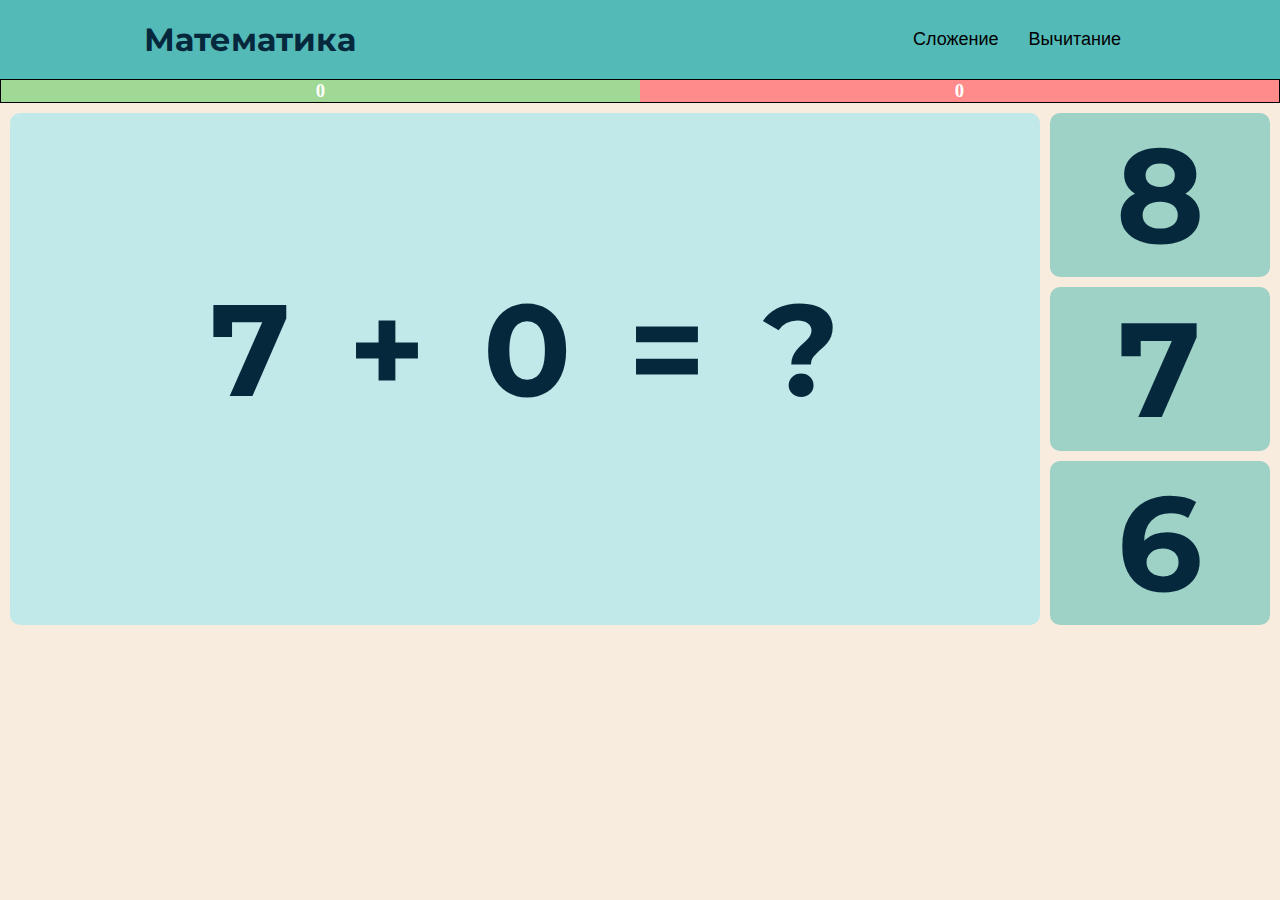
<file: index.html>
<!DOCTYPE html>
<html lang="en">

<head>
   <meta charset="UTF-8">
   <meta http-equiv="X-UA-Compatible" content="IE=edge">
   <meta name="viewport" content="width=device-width, initial-scale=1.0">
   <link rel="icon" href="img/free-icon-half-5635845.png">
   <link rel="stylesheet" href="style.css">
   <title>Математика</title>
</head>

<body>
   <audio id="yes" src="audio/ben-yes.mp3"></audio>
   <audio id="no" src="audio/engineer_no01.mp3"></audio>
   <header>
      <div class="container">
         <h1>Математика</h1>
         <div class="link">
            <button class="btn">Сложение</button>
            <button class="btn">Вычитание</button>
         </div>

         <!-- <ul>
            <li class="current"><a href="">Сложение</a></li>
            <li><a href="subtract.html">Вычитание</a></li>

         </ul> -->
      </div>
   </header>
   <div class="counter">
      <h3 id="done">0</h3>
      <h3 id="fail">0</h3>
   </div>
   <div class="wrapper">

      <div class="equation">
         <h1 id="num1">1</h1>
         <h1 id="znak">+</h1>
         <h1 id="num2">1</h1>
         <h1>=</h1>
         <h1>?</h1>
      </div>
      <div class="answer-options">
         <h1 id="option">1</h1>
         <h1 id="option">2</h1>
         <h1 id="option">3</h1>
      </div>
   </div>

   <script src="script.js"></script>
</body>

</html>
</file>
<file: style.css>
@import url('https://fonts.googleapis.com/css2?family=Montserrat:wght@300;900&display=swap');

* {
   padding: 0;
   margin: 0;
}

body {
   font-family: serif;
   background-color: #F7ECDE;
}

.container {
   font-family: 'Montserrat', sans-serif;
   font-weight: 300;
   padding: 20px;
   overflow: hidden;
   background-color: #54BAB8;
   display: flex;
   justify-content: space-between;
}

.container h1 {
   float: left;
   margin-left: 10%;
   color: #06283D;
}

.link {
   display: flex;
   margin-right: 10%;

}

.btn {
   cursor: pointer;
   margin: 0 5px;
   font-size: 18px;
   padding: 0 10px;
   border: none;
   background-color: transparent;
   transition: all .4s;
   border-radius: 20px;
}

.active {
   background-color: #FAC213;
}

.counter {
   border: 1px black solid;
   display: flex;
   color: #06283D;
}

.counter h3 {
   width: 50%;
   text-align: center;

}

#done {
   background-color: #A0D995;
   color: white;
}

#fail {
   background-color: #FF8B8B;
   color: white;
}

.wrapper {
   display: grid;
   grid-template-columns: 82% 18%;
}

.equation {
   font-family: 'Montserrat', sans-serif;
   font-size: 65px;
   background-color: #c1e9e9;
   border-radius: 10px;
   text-align: center;
   padding-top: 15%;
   margin: 10px 10px 0 10px;
   color: #06283D;
}

.equation h1 {
   display: inline;
   padding: 20px;

}

.answer-options {
   font-family: 'Montserrat', sans-serif;
   font-size: 67px;
   margin-right: 10px;
}

.answer-options h1 {
   cursor: pointer;
   border-radius: 10px;
   margin-top: 10px;
   text-align: center;
   width: 100%;
}

#option {
   background-color: #9ED2C6;
   transition: .5s;
   color: #06283D;
}

#option:hover {
   color: #9ED2C6;
   background-color: white;
}
</file>
